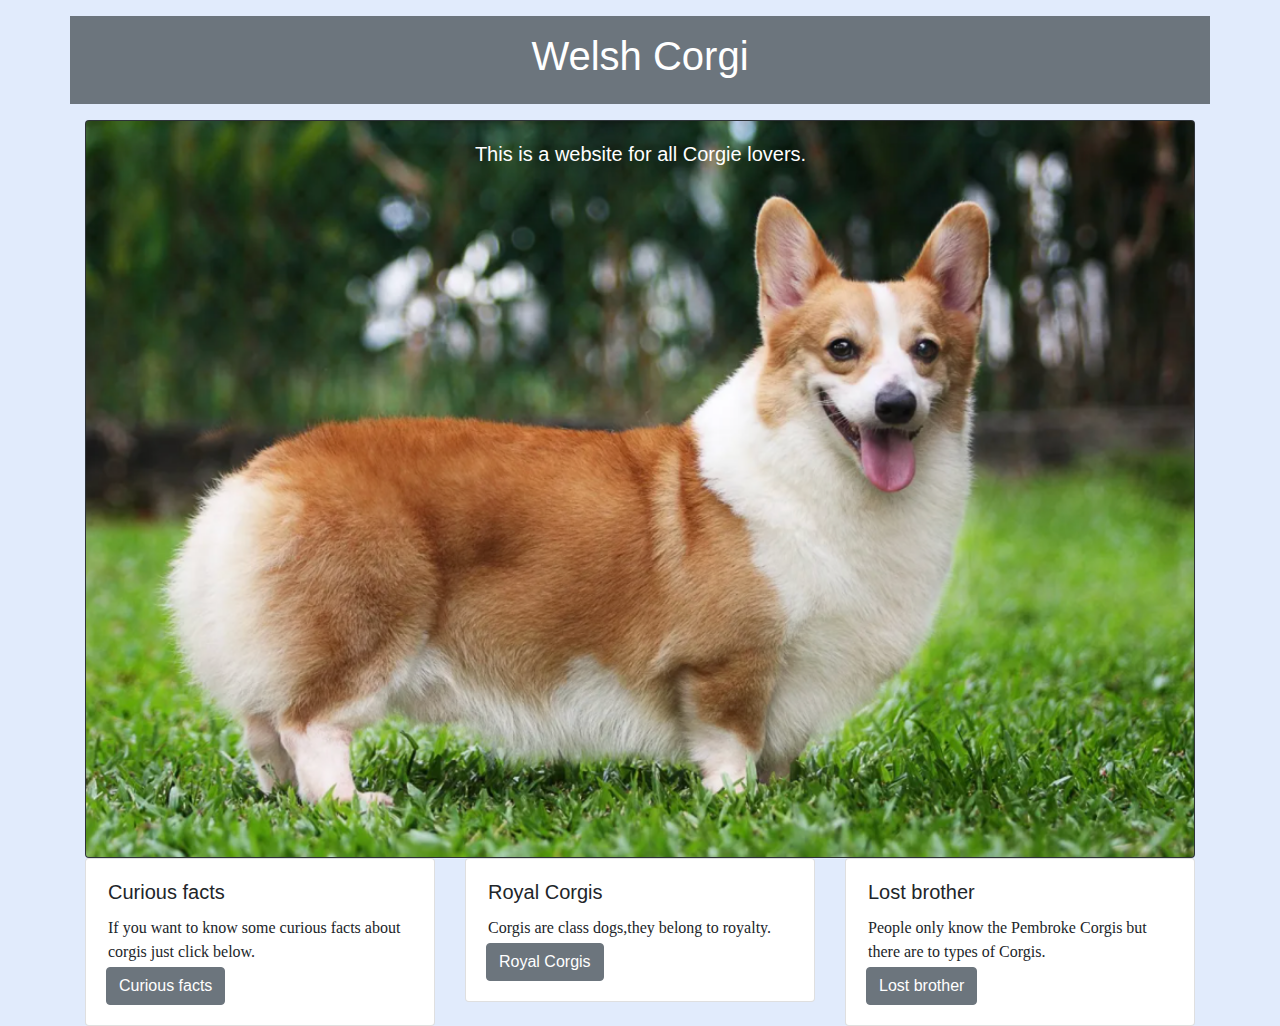
<file: index.html>
<!doctype html>
<html lang="en">
  <head>
    <!-- Required meta tags -->
    <meta charset="utf-8">
    <meta name="viewport" content="width=device-width, initial-scale=1, shrink-to-fit=no">

    <!-- Bootstrap CSS -->
    <link rel="stylesheet" href="https://stackpath.bootstrapcdn.com/bootstrap/4.3.1/css/bootstrap.min.css" integrity="sha384-ggOyR0iXCbMQv3Xipma34MD+dH/1fQ784/j6cY/iJTQUOhcWr7x9JvoRxT2MZw1T" crossorigin="anonymous">
    <link rel="stylesheet" href="style.css">

    <title>Corgis</title>
  </head>
  <body>

  <center>
    <div class="container p-3 my-3 bg-secondary text-white">

        <h1> Welsh Corgi </h1>

    </div>


    <div class="container">

    <div class="card bg-dark text-white">
      <img src="images/corgie.png" class="card-img" alt="Corgi image">
      <div class="card-img-overlay">
        <h5 class="card-title">This is a website for all Corgie lovers.</h5>
    </div>

    </div>
  </center>


    <div class="container">
      <div class="row">
      <div class="col-lg-4 col-md-12">
        <div class="card">
          <div class="card-body">
            <h5 class="card-title">Curious facts</h5>
            <p class="card-text">If you want to know some curious facts about corgis just click below.</p>
            <a href="facts.html" class="btn btn-secondary">Curious facts</a>
          </div>
        </div>
      </div>
      <div class="col-lg-4 col-md-12">
        <div class="card">
          <div class="card-body">
            <h5 class="card-title">Royal Corgis</h5>
            <p class="card-text">Corgis are class dogs,they belong to royalty.</p>
            <a href="royal.html" class="btn btn-secondary">Royal Corgis</a>
          </div>
        </div>
      </div>
      <div class="col-lg-4 col-md-12">
        <div class="card">
          <div class="card-body">
            <h5 class="card-title">Lost brother</h5>
            <p class="card-text">People only know the Pembroke Corgis but there are to types of Corgis.</p>
            <a href="lost_brother.html" class="btn btn-secondary">Lost brother</a>
          </div>
        </div>
      </div>
    </div>
    </div>


      <!-- Optional JavaScript -->
      <!-- jQuery first, then Popper.js, then Bootstrap JS -->
      <script src="https://code.jquery.com/jquery-3.3.1.slim.min.js" integrity="sha384-q8i/X+965DzO0rT7abK41JStQIAqVgRVzpbzo5smXKp4YfRvH+8abtTE1Pi6jizo" crossorigin="anonymous"></script>
      <script src="https://cdnjs.cloudflare.com/ajax/libs/popper.js/1.14.7/umd/popper.min.js" integrity="sha384-UO2eT0CpHqdSJQ6hJty5KVphtPhzWj9WO1clHTMGa3JDZwrnQq4sF86dIHNDz0W1" crossorigin="anonymous"></script>
      <script src="https://stackpath.bootstrapcdn.com/bootstrap/4.3.1/js/bootstrap.min.js" integrity="sha384-JjSmVgyd0p3pXB1rRibZUAYoIIy6OrQ6VrjIEaFf/nJGzIxFDsf4x0xIM+B07jRM" crossorigin="anonymous"></script>
  </body>
</html>
</file>
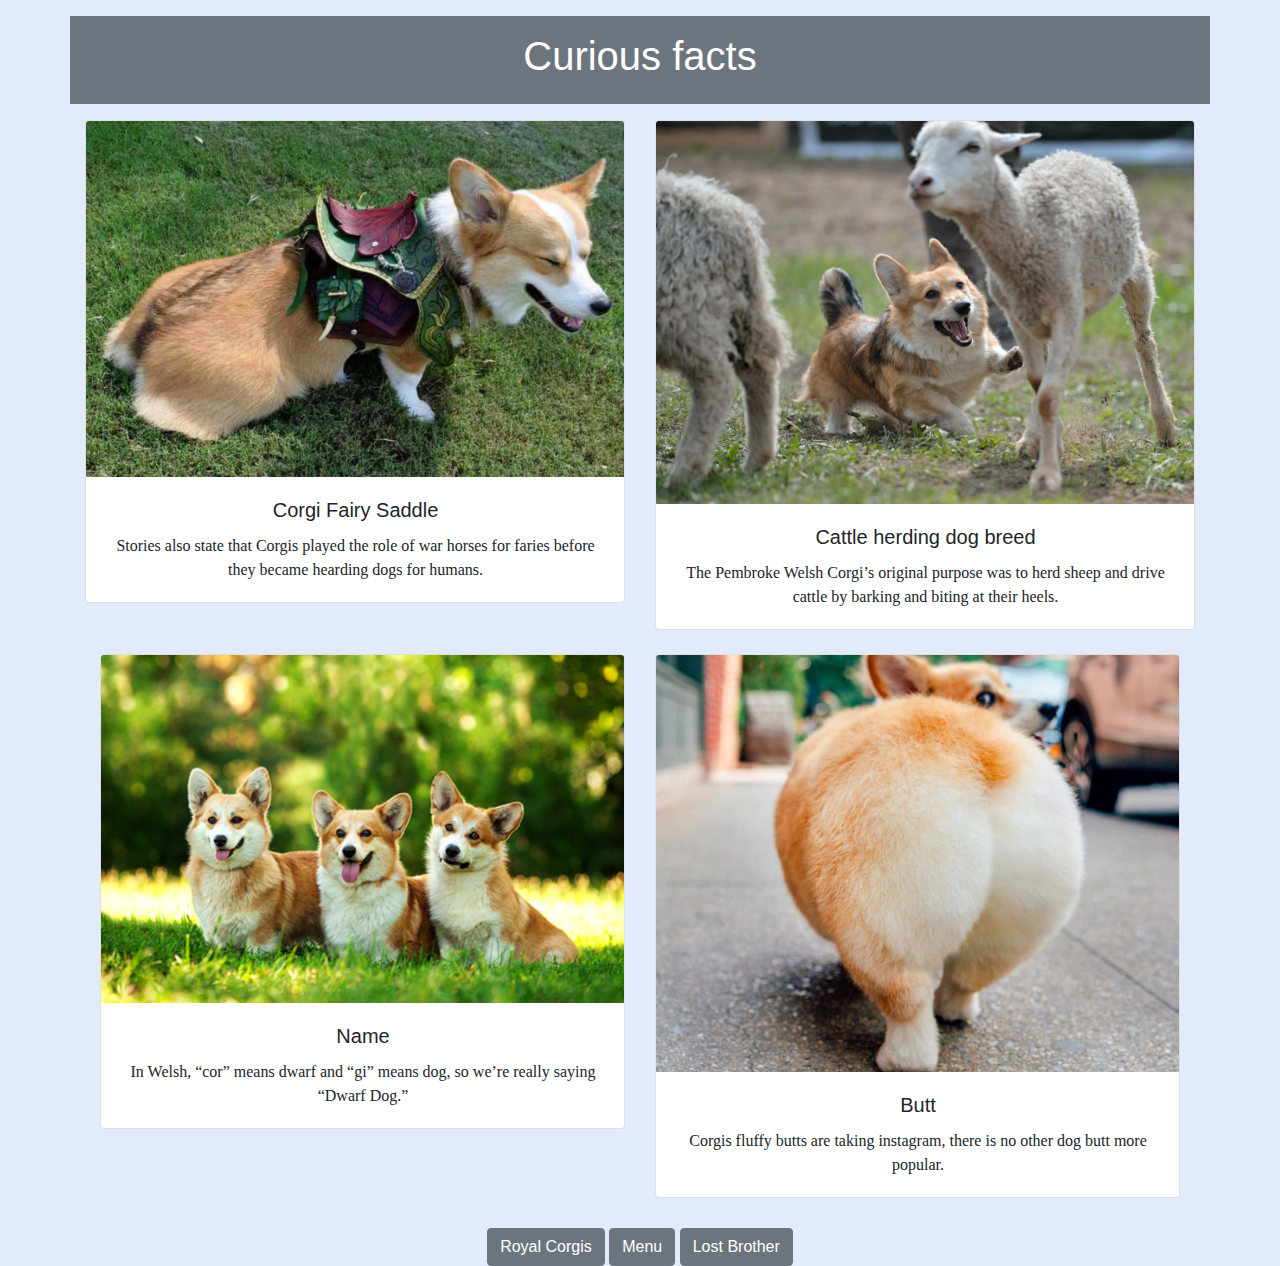
<file: facts.html>
<!doctype html>
<html lang="en">
  <head>
    <!-- Required meta tags -->
    <meta charset="utf-8">
    <meta name="viewport" content="width=device-width, initial-scale=1, shrink-to-fit=no">

    <!-- Bootstrap CSS -->
    <link rel="stylesheet" href="https://stackpath.bootstrapcdn.com/bootstrap/4.3.1/css/bootstrap.min.css" integrity="sha384-ggOyR0iXCbMQv3Xipma34MD+dH/1fQ784/j6cY/iJTQUOhcWr7x9JvoRxT2MZw1T" crossorigin="anonymous">
    <link rel="stylesheet" href="style.css">


    <title>Curious Facts</title>

  </head>
  <body>

  <center>

    <div class="container p-3 my-3 bg-secondary text-white">
        <h1> Curious facts </h1>
    </div>


  <div class="container">

  <div class="row row-cols-1 row-cols-md-3">
    <div class="col mb-4">
      <div class="card">
        <img src="images/fairy.png" class="card-img-top" alt="Corgi Fairy Saddle">
        <div class="card-body">
          <h5 class="card-title">Corgi Fairy Saddle</h5>
          <p class="card-text">Stories also state that Corgis played the role of war horses for faries before they became hearding dogs for humans.</p>
        </div>
      </div>
    </div>
    <div class="col mb-4">
      <div class="card">
        <img src="images/cattle.png" class="card-img-top" alt="Corgi image">
        <div class="card-body">
          <h5 class="card-title"> Cattle herding dog breed </h5>
          <p class="card-text">The Pembroke Welsh Corgi’s original purpose was to herd sheep and drive cattle by barking and biting at their heels.</p>
        </div>
      </div>
  </div>

  </div>


  <div class="container">

  <div class="row row-cols-1 row-cols-md-3">
    <div class="col mb-4">
      <div class="card">
        <img src="images/3_corgis.png" class="card-img-top" alt="3 Corgis">
        <div class="card-body">
          <h5 class="card-title">Name</h5>
          <p class="card-text">In Welsh, “cor” means dwarf and “gi” means dog, so we’re really saying “Dwarf Dog.”</p>
        </div>
      </div>
    </div>
    <div class="col mb-4">
      <div class="card">
        <img src="images/butt.png" class="card-img-top" alt="Corgi butt">
        <div class="card-body">
          <h5 class="card-title">Butt</h5>
          <p class="card-text">Corgis fluffy butts are taking instagram, there is no other dog butt more popular.</p>
        </div>
      </div>
  </div>

  </div>


  <div class="buttons only_screen">
       <a href="royal.html" class="btn btn-secondary" role="button">Royal Corgis</a>
       <a href="index.html" class="btn btn-secondary" role="button">Menu</a>
       <a href="lost_brother.html" class="btn btn-secondary" role="button">Lost Brother</a>
  </div>

  </center>


    <!-- Optional JavaScript -->
    <!-- jQuery first, then Popper.js, then Bootstrap JS -->
    <script src="https://code.jquery.com/jquery-3.3.1.slim.min.js" integrity="sha384-q8i/X+965DzO0rT7abK41JStQIAqVgRVzpbzo5smXKp4YfRvH+8abtTE1Pi6jizo" crossorigin="anonymous"></script>
    <script src="https://cdnjs.cloudflare.com/ajax/libs/popper.js/1.14.7/umd/popper.min.js" integrity="sha384-UO2eT0CpHqdSJQ6hJty5KVphtPhzWj9WO1clHTMGa3JDZwrnQq4sF86dIHNDz0W1" crossorigin="anonymous"></script>
    <script src="https://stackpath.bootstrapcdn.com/bootstrap/4.3.1/js/bootstrap.min.js" integrity="sha384-JjSmVgyd0p3pXB1rRibZUAYoIIy6OrQ6VrjIEaFf/nJGzIxFDsf4x0xIM+B07jRM" crossorigin="anonymous"></script>
  </body>
</html>
</file>
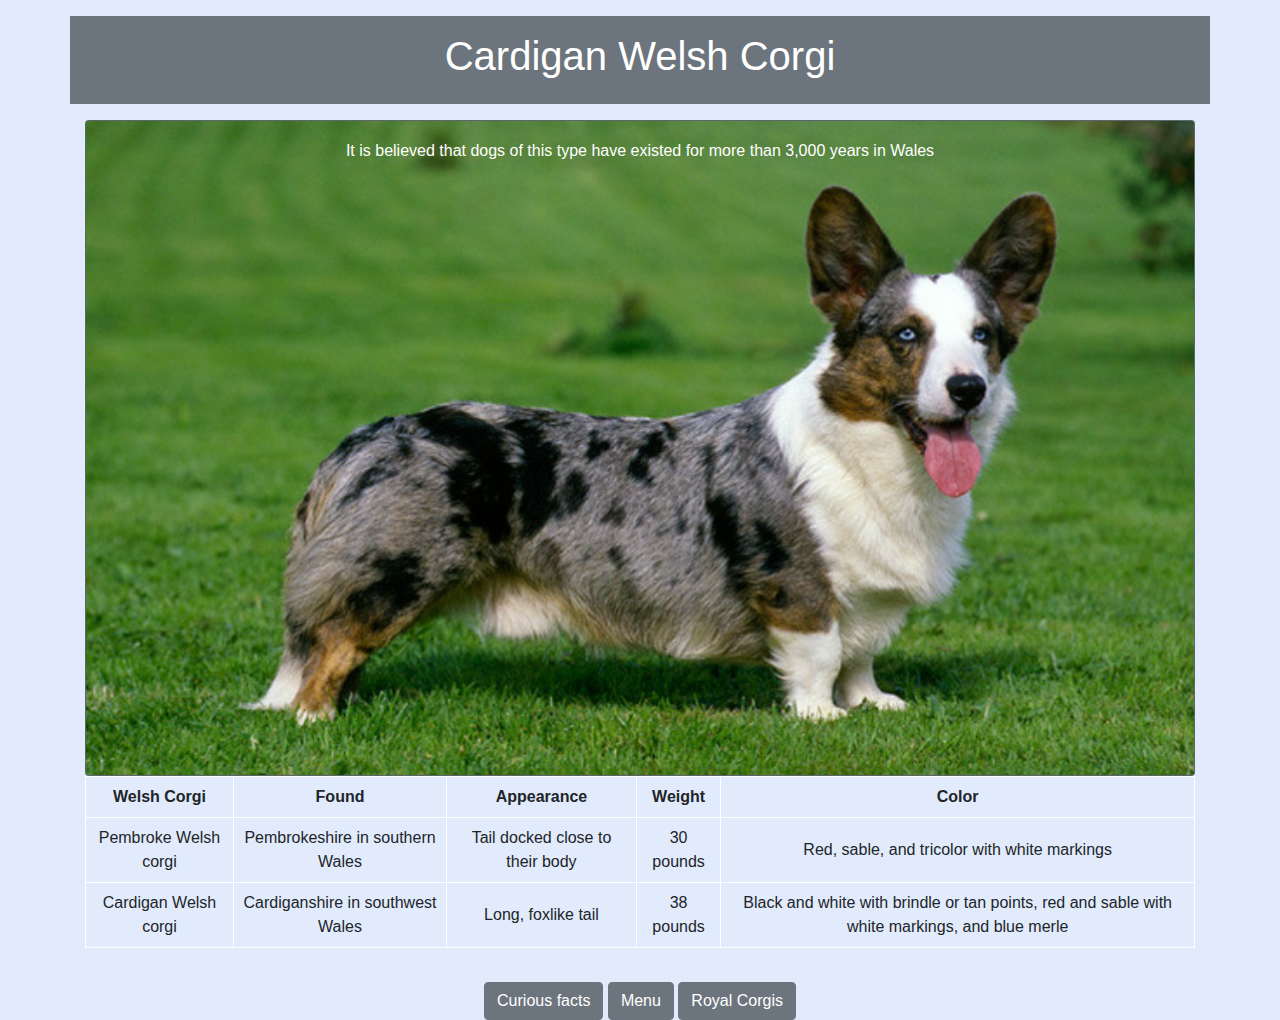
<file: lost_brother.html>
<!doctype html>
<html lang="en">
  <head>
    <!-- Required meta tags -->
    <meta charset="utf-8">
    <meta name="viewport" content="width=device-width, initial-scale=1, shrink-to-fit=no">

    <!-- Bootstrap CSS -->
    <link rel="stylesheet" href="https://stackpath.bootstrapcdn.com/bootstrap/4.3.1/css/bootstrap.min.css" integrity="sha384-ggOyR0iXCbMQv3Xipma34MD+dH/1fQ784/j6cY/iJTQUOhcWr7x9JvoRxT2MZw1T" crossorigin="anonymous">
    <link rel="stylesheet" href="style.css">

    <title>Lost brother</title>
  </head>
  <body>

  <center>

    <div class="container p-3 my-3 bg-secondary text-white" >
        <h1>Cardigan Welsh Corgi </h1>
    </div>

    <div class="container">

    <div class="card bg-secondary text-white">
      <img src="images/Cardigan_Corgi.png" class="card-img" alt="Corgi image">
      <div class="card-img-overlay">
        <h6 class="card-title" id = "brother_title">
        It is believed that dogs of this type have existed for more than 3,000 years in Wales</h6>
      </div>
    </div>   

    <table class="table_color">
        <tr>
          <th>Welsh Corgi</th>
          <th>Found</th>
          <th>Appearance</th>
          <th>Weight</th>
          <th>Color</th>
        </tr>
        <tr>
          <td>Pembroke Welsh corgi </td>
          <td>Pembrokeshire in southern Wales</td>
          <td>Tail docked close to their body</td>
          <td>30 pounds</td>
          <td>Red, sable, and tricolor with white markings</td>
        </tr>
        <tr>
          <td>Cardigan Welsh corgi</td>
          <td>Cardiganshire in southwest Wales</td>
          <td>Long, foxlike tail</td>
          <td>38 pounds</td>
          <td>Black and white with brindle or tan points, red and sable with white markings, and blue merle</td>
        </tr>

    </table>

    <div class= "only_screen" style=" margin-top: 3%;">
         <a href="facts.html" class="btn btn-secondary" role="button">Curious facts</a>
         <a href="index.html" class="btn btn-secondary" role="button">Menu</a>
         <a href="royal.html" class="btn btn-secondary" role="button">Royal Corgis</a>
    </div>
      
   </div>

  </center>

    <!-- Optional JavaScript -->
    <!-- jQuery first, then Popper.js, then Bootstrap JS -->
    <script src="https://code.jquery.com/jquery-3.3.1.slim.min.js" integrity="sha384-q8i/X+965DzO0rT7abK41JStQIAqVgRVzpbzo5smXKp4YfRvH+8abtTE1Pi6jizo" crossorigin="anonymous"></script>
    <script src="https://cdnjs.cloudflare.com/ajax/libs/popper.js/1.14.7/umd/popper.min.js" integrity="sha384-UO2eT0CpHqdSJQ6hJty5KVphtPhzWj9WO1clHTMGa3JDZwrnQq4sF86dIHNDz0W1" crossorigin="anonymous"></script>
    <script src="https://stackpath.bootstrapcdn.com/bootstrap/4.3.1/js/bootstrap.min.js" integrity="sha384-JjSmVgyd0p3pXB1rRibZUAYoIIy6OrQ6VrjIEaFf/nJGzIxFDsf4x0xIM+B07jRM" crossorigin="anonymous"></script>
  </body>
</html>
</file>
<file: style.css>
.img_carousel {
  width: 60%;
  height: 30%; }

@media (max-width: 800px) {
  .img_carousel_sm {
    width: 80%;
    height: 60%; } }
body {
  background-color: #e1ebfc; }

div h5, p.card-text {
  padding-left: 1px;
  margin: 1px;
  margin-bottom: 3px; }

div h5 {
  font-family: Helvetica Narrow, sans-serif; }

p.card-text {
  font-family: Palatino, serif; }

@media print {
  .only_screen {
    display: none; } }
#brother_title {
  text-align: center;
  font-family: arial, sans-serif; }

table {
  font-family: arial, sans-serif;
  border-collapse: collapse;
  width: 100%; }
  table td, table th {
    border: 1px solid #FFFFFF;
    text-align: center;
    padding: 8px; }

.buttons {
  margin-top: 0.5%; }

/*# sourceMappingURL=style.css.map */
</file>
